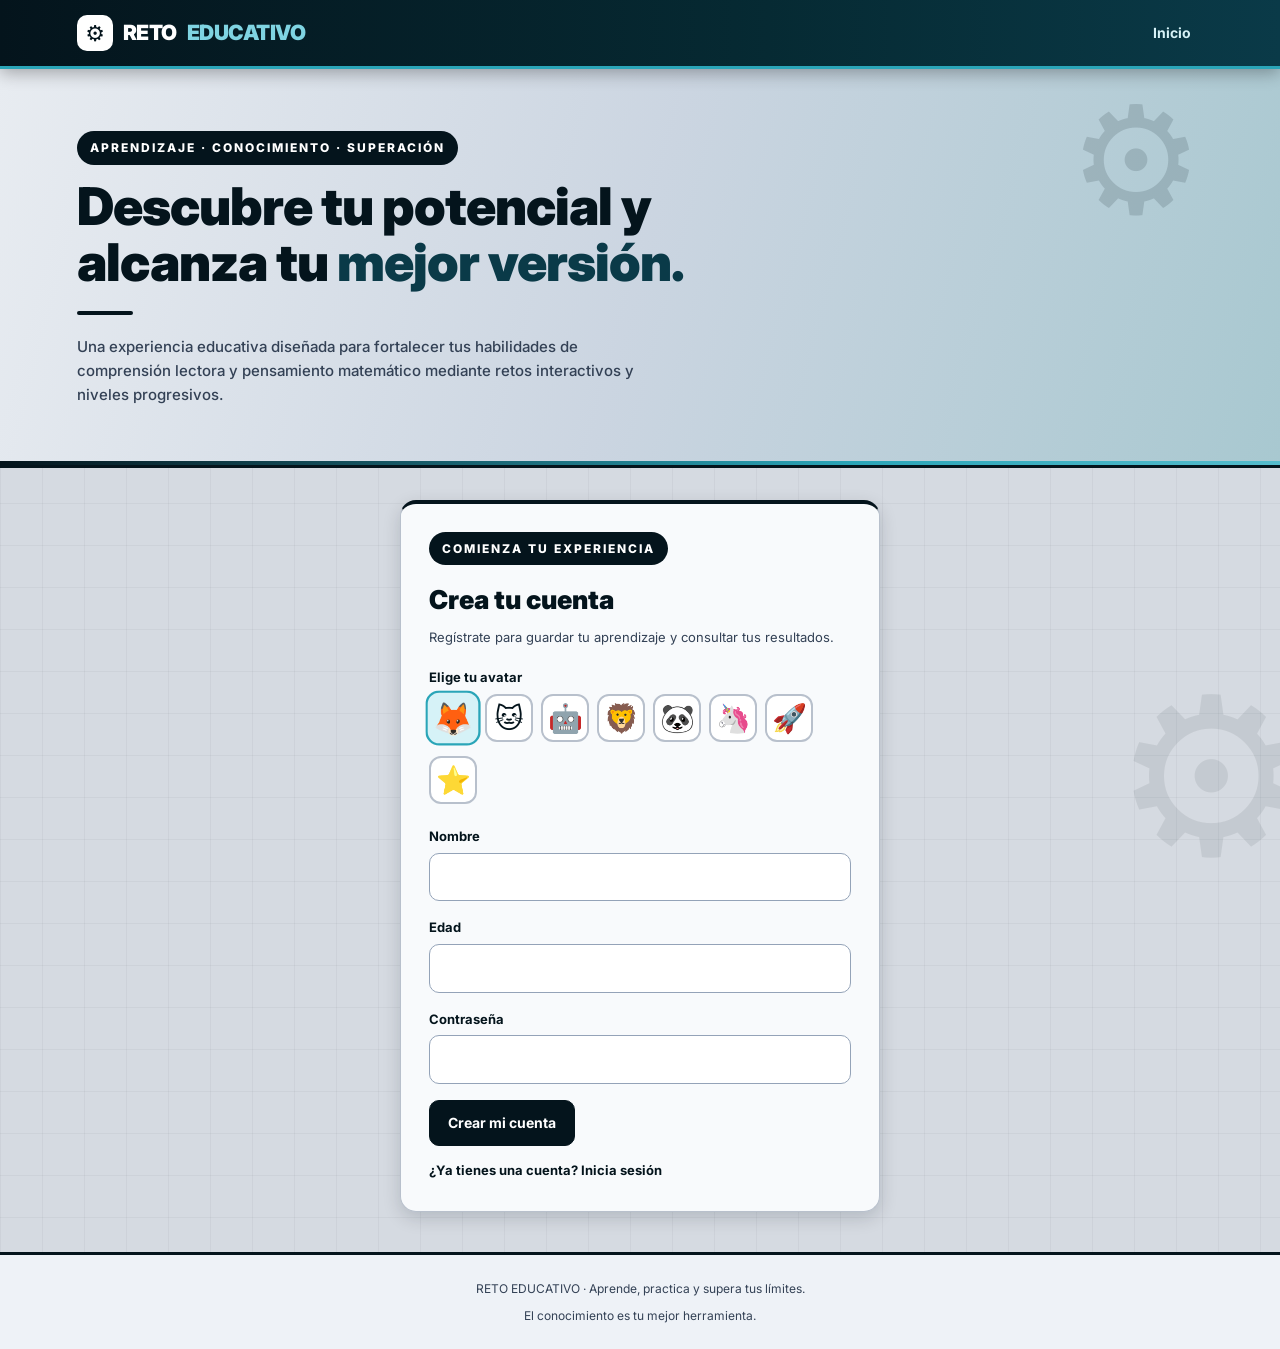
<file: index.html>
<!DOCTYPE html>
<html lang="es">
<head>
<meta charset="UTF-8">
<meta name="viewport" content="width=device-width, initial-scale=1.0">
<title>Reto Educativo | Plataforma de Aprendizaje</title>
<style>
@import url('https://fonts.googleapis.com/css2?family=Inter:wght@400;500;600;700;800;900&display=swap');
:root{
  --marino:#04141c; --marino2:#062a33; --marino3:#0a3a48;
  --turquesa:#2aa5b8; --turquesa-claro:#7fd4e2; --turquesa-suave:#b8ecf3;
  --gris-fondo:#d5dae1; --gris-linea:#cbd5e1; --blanco:#f8fafc; --texto:#0f172a;
  --verde:#15803d; --verde-fondo:#dcfce7; --rojo:#b91c1c; --rojo-fondo:#fee2e2;
  --sombra:0 6px 18px rgba(4,20,28,.16); --sombra2:0 12px 30px rgba(4,20,28,.20); --radio:16px;
}
*{margin:0;padding:0;box-sizing:border-box}
body{background-color:#d5dae1;background-image:linear-gradient(90deg, rgba(4,20,28,.04) 1px, transparent 1px),linear-gradient(0deg, rgba(4,20,28,.04) 1px, transparent 1px);background-size:42px 42px;color:var(--texto);font-family:'Inter',system-ui,sans-serif;min-height:100vh;line-height:1.6;position:relative;overflow-x:hidden;animation:fondoMover 12s linear infinite}
@keyframes fondoMover{0%{background-position:0 0,0 0}100%{background-position:42px 42px,42px 42px}}
body::before{content:"⚙";position:fixed;top:-40px;left:-30px;font-size:180px;color:rgba(4,20,28,.10);z-index:0;pointer-events:none;animation:girarEngrane 18s linear infinite}
body::after{content:"⚙";position:fixed;bottom:-50px;right:-30px;font-size:220px;color:rgba(4,20,28,.08);z-index:0;pointer-events:none;animation:girarEngrane2 24s linear infinite}
@keyframes girarEngrane{from{transform:rotate(15deg)}to{transform:rotate(375deg)}}
@keyframes girarEngrane2{from{transform:rotate(-20deg)}to{transform:rotate(-380deg)}}
@keyframes flotar{0%,100%{transform:translateY(0)}50%{transform:translateY(-4px)}}
@keyframes brilloMover{0%{background-position:0% 0}100%{background-position:200% 0}}
@keyframes pulsoBoton{0%,100%{box-shadow:0 0 0 rgba(42,165,184,0)}50%{box-shadow:0 0 18px rgba(42,165,184,.6)}}
@keyframes respirarTurquesa{0%,100%{box-shadow:inset 0 0 0 rgba(42,165,184,0)}50%{box-shadow:inset 0 0 80px rgba(42,165,184,.25)}}
button,input{font:inherit}button{cursor:pointer;position:relative;z-index:1}
.oculto{display:none!important}
.solo-logueado{display:none!important}
body.logueado .solo-logueado{display:inline-flex!important;align-items:center}
body.logueado a.solo-logueado{display:inline!important}
.encabezado{position:sticky;top:0;z-index:50;display:flex;justify-content:space-between;align-items:center;padding:14px 6%;background:linear-gradient(90deg,#04141c,#062a33 60%,#0a3a48);border-bottom:3px solid #2aa5b8;flex-wrap:wrap;gap:12px;box-shadow:0 4px 16px rgba(0,0,0,.30)}
.logo{font-size:21px;font-weight:900;letter-spacing:-.5px;color:#fff;display:flex;align-items:center;gap:10px}
.logo::before{content:"⚙";width:36px;height:36px;border-radius:10px;background:#fff;color:#04141c;display:flex;align-items:center;justify-content:center;font-size:22px;animation:girarEngrane 8s linear infinite}
.logo span{color:#7fd4e2;font-weight:900}
.menu{display:flex;gap:6px;align-items:center;flex-wrap:wrap}
.menu a{color:#d6f2f7;text-decoration:none;font-size:14px;font-weight:700;padding:8px 12px;border-radius:9px}
.menu a:hover{color:#fff;background:#0a3a48}
.switch{border:1px solid #2aa5b8;background:#04141c;color:#d6f2f7;padding:8px 12px;border-radius:999px;font-size:12px;font-weight:700}
.switch:hover{border-color:#fff;color:#fff}
.portada{position:relative;z-index:1;padding:62px 6% 58px;background:linear-gradient(105deg,#e8ecf1 0%,#cbd5e1 50%,#a8c8d0 100%);color:#04141c;border-bottom:3px solid #04141c;overflow:hidden}
.portada::before{content:"⚙";position:absolute;top:-30px;right:6%;font-size:150px;color:rgba(4,20,28,.14);animation:girarEngrane 14s linear infinite}
.portada::after{content:"";position:absolute;left:0;right:0;bottom:0;height:4px;background:linear-gradient(90deg,#04141c,#2aa5b8,#7fd4e2,#04141c);background-size:200% 100%;animation:brilloMover 4s linear infinite}
.etiqueta{font-size:12px;letter-spacing:2px;text-transform:uppercase;font-weight:800;color:#fff;background:#04141c;display:inline-block;padding:7px 13px;border-radius:999px;margin-bottom:14px;position:relative;z-index:1}
.portada h1{font-size:clamp(32px,5vw,52px);font-weight:900;line-height:1.08;max-width:720px;margin-bottom:16px;letter-spacing:-1px;color:#04141c;position:relative;z-index:1}
.portada h1 span{color:#0a3a48}
.portada p{color:#334155;max-width:560px;font-size:15px;font-weight:500;position:relative;z-index:1}
.linea{width:56px;height:4px;background:#04141c;border-radius:999px;margin:20px 0}
.boton{border:1px solid #94a3b8;background:#fff;color:#04141c;padding:11px 18px;border-radius:10px;font-size:14px;font-weight:700;transition:.2s}
.boton:hover{background:#dbe2ec;border-color:#04141c}
.boton-dorado{background:#04141c!important;color:#fff!important;border-color:#04141c!important;animation:pulsoBoton 2.5s ease-in-out infinite}
.boton-dorado:hover{background:#062a33!important}
.boton:disabled{opacity:.6;pointer-events:none}
.contenedor{width:92%;max-width:1100px;margin:32px auto;position:relative;z-index:1}
.titulo-seccion{font-size:28px;font-weight:900;letter-spacing:-.5px;margin-bottom:8px;color:#04141c}
.descripcion{color:#334155;font-size:14px;margin-bottom:22px;font-weight:500}
.tarjetas{display:grid;grid-template-columns:repeat(auto-fit,minmax(250px,1fr));gap:16px}
.tarjeta{background:#f8fafc;border:1px solid #b8c0cc;border-top:4px solid #04141c;padding:24px;border-radius:var(--radio);box-shadow:var(--sombra);transition:.2s;animation:flotar 4s ease-in-out infinite}
.tarjeta:nth-child(2){animation-delay:.6s}.tarjeta:nth-child(3){animation-delay:1.2s}
.tarjeta:hover{transform:translateY(-3px);box-shadow:var(--sombra2)}
.numero{width:44px;height:44px;border-radius:11px;background:#04141c;color:#fff;display:flex;align-items:center;justify-content:center;font-weight:800;font-size:16px;margin-bottom:14px}
.tarjeta h3{font-size:18px;font-weight:800;margin-bottom:8px;color:#04141c}
.tarjeta p{font-size:13.5px;color:#334155;margin-bottom:16px}
.formulario{background:#f8fafc;border:1px solid #b8c0cc;border-top:4px solid #04141c;padding:28px;max-width:480px;margin:28px auto;border-radius:16px;box-shadow:var(--sombra)}
.formulario h2{font-weight:900;font-size:26px;margin-bottom:6px;color:#04141c}
.formulario p{color:#334155;font-size:13px;margin-bottom:20px}
.campo{margin-bottom:16px}.campo label{display:block;color:#04141c;font-size:13px;font-weight:700;margin-bottom:6px}
.campo input,.campo select{width:100%;padding:12px 14px;background:#fff;border:1px solid #94a3b8;border-radius:10px;color:#04141c;outline:none;font-size:14px}
.campo input:focus{border-color:#04141c;box-shadow:0 0 0 3px #b8ecf3}
.enlace{color:#04141c;background:none;border:none;font-size:13px;font-weight:700;margin-top:14px}
.enlace:hover{text-decoration:underline}
.niveles{display:grid;grid-template-columns:repeat(auto-fit,minmax(180px,1fr));gap:14px}
.nivel{padding:20px;background:#f8fafc;border:1px solid #b8c0cc;border-left:5px solid #04141c;border-radius:var(--radio);color:#04141c;text-align:left;box-shadow:var(--sombra)}
.nivel:hover{border-color:#04141c;background:#eef2f7}
.nivel strong{display:block;color:#04141c;font-size:18px;margin-bottom:6px}.nivel span{font-size:12.5px;color:#334155}
.lista-temas{display:grid;grid-template-columns:repeat(auto-fit,minmax(260px,1fr));gap:16px;margin-top:16px}
.tema-card{background:#f8fafc;border:1px solid #b8c0cc;border-top:3px solid #04141c;padding:20px;text-align:left;color:#04141c;border-radius:var(--radio);box-shadow:var(--sombra)}
.tema-card:hover{border-color:#04141c;transform:translateY(-2px)}
.tema-card strong{font-size:17px;display:block;margin-bottom:8px;color:#04141c}
.tema-card p{font-size:13px;color:#334155;line-height:1.6;margin-bottom:12px}
.tema-card span{font-size:12px;color:#04141c;font-weight:800}
.leccion{background:#f8fafc;border:1px solid #b8c0cc;padding:24px;margin:16px 0;border-radius:var(--radio);box-shadow:var(--sombra)}
.leccion h3{color:#04141c;font-size:19px;font-weight:800;margin-bottom:12px}
.leccion p{line-height:1.8;color:#1e293b;font-size:14px;margin-bottom:12px;white-space:pre-line}
.pregunta{background:#eef2f7;padding:18px;margin:12px 0;border:1px solid #b8c0cc;border-radius:10px;border-left:5px solid #04141c}
.pregunta h4{margin-bottom:10px;font-weight:700;font-size:14.5px;color:#04141c}
.opcion{display:flex;align-items:center;gap:8px;padding:10px 12px;color:#1e293b;font-size:13.5px;cursor:pointer;border-radius:8px;background:#fff;border:1px solid #b8c0cc;margin-bottom:6px}
.opcion:hover{border-color:#04141c}
.opcion input{accent-color:#04141c}
.opcion.correcta{background:var(--verde-fondo)!important;color:#14532d!important;border-color:var(--verde)}
.opcion.incorrecta{background:var(--rojo-fondo)!important;color:#7f1d1d!important;border-color:var(--rojo)}
.resultado{border:1px solid #b8c0cc;padding:18px;margin:12px 0;background:#f8fafc;border-radius:var(--radio);box-shadow:var(--sombra)}.resultado strong{color:#04141c}
.mensaje{padding:12px 14px;margin:12px 0;color:#04141c;background:#d6f2f7;border:1px solid #7fd4e2;border-radius:10px;font-size:13px;font-weight:600}
.juego-card .emoji{font-size:32px;margin-bottom:10px;display:block;filter:grayscale(1)}
.juego-card .badge{display:inline-block;font-size:11px;font-weight:800;padding:5px 10px;border-radius:999px;background:#04141c;color:#fff;margin-bottom:10px}
.juego-box{background:#f8fafc;border:1px solid #b8c0cc;padding:24px;border-radius:16px;box-shadow:var(--sombra)}
.juego-top{display:flex;justify-content:space-between;gap:10px;flex-wrap:wrap;align-items:center;margin-bottom:14px}
.pill{background:#fff;border:1px solid #b8c0cc;padding:8px 12px;border-radius:999px;font-size:13px}.pill b{color:#04141c}
.barra{height:8px;background:#cbd5e1;border-radius:999px;overflow:hidden;margin:10px 0 16px}.barra div{height:100%;background:linear-gradient(90deg,#04141c,#2aa5b8);width:0%;transition:.4s}
.juego-pregunta{font-size:22px;font-weight:800;line-height:1.4;margin-bottom:6px;color:#04141c}
.juego-texto{color:#334155;font-size:14px;line-height:1.6;margin-bottom:16px;white-space:pre-line}
.opciones-juego{display:grid;grid-template-columns:1fr 1fr;gap:12px}
.btn-juego{padding:18px 12px;min-height:60px;background:#fff;border:1px solid #b8c0cc;color:#04141c;font-size:15px;font-weight:700;border-radius:12px;text-align:center}
.btn-juego:hover{border-color:#04141c;background:#d6f2f7}
.btn-juego.ok{background:#15803d!important;border-color:var(--verde)!important;color:white}
.btn-juego.mal{background:#b91c1c!important;border-color:var(--rojo)!important;color:white}
.btn-vf{padding:18px;font-size:18px;font-weight:700}
.feedback{margin-top:14px;padding:12px;border-radius:10px;font-size:14px;line-height:1.5}
.feedback.ok{background:var(--verde-fondo);border:1px solid var(--verde);color:#14532d}
.feedback.mal{background:var(--rojo-fondo);border:1px solid var(--rojo);color:#7f1d1d}
.timer{font-weight:800;color:#04141c;font-size:17px}.timer.peligro{color:var(--rojo);animation:parpadea .7s infinite}
@keyframes parpadea{50%{opacity:.4}}
.buscador{width:100%;padding:13px 14px;background:#fff;border:1px solid #94a3b8;color:#04141c;border-radius:10px;margin:10px 0 5px;font-size:14px}
.perfil-box{background:#f8fafc;border:1px solid #b8c0cc;border-left:6px solid #04141c;padding:18px;border-radius:var(--radio);margin:14px 0;display:flex;gap:14px;flex-wrap:wrap;justify-content:space-between;align-items:center;box-shadow:var(--sombra)}
.medalla{display:inline-block;background:#04141c;border:1px solid #04141c;padding:6px 10px;border-radius:999px;font-size:12px;font-weight:700;color:#fff;margin:3px}
.reto-dia{background:#f8fafc;border:1px solid #b8c0cc;border-left:6px solid #04141c;padding:18px;border-radius:var(--radio);margin:16px 0;box-shadow:var(--sombra)}
#retoDiaBox .etiqueta{background:#04141c;color:#fff}
#nivelUsuario{color:#04141c!important;font-size:17px;font-weight:800}
#nombreEstudiante{color:#04141c!important;font-weight:800}
#puntosTotales{color:#fff!important;font-size:22px;font-weight:800;background:#04141c;padding:3px 12px;border-radius:8px}
#retoDiaPregunta{color:#04141c!important;font-size:21px;font-weight:800}
.podio{display:grid;grid-template-columns:repeat(auto-fit,minmax(140px,1fr));gap:12px;margin:12px 0}
.podio div{background:#f8fafc;border:1px solid #b8c0cc;padding:14px;border-radius:12px;text-align:center;box-shadow:var(--sombra)}
.podio div:first-child{border-color:#04141c;background:#d6f2f7}
.certificado{background:white;color:#111;padding:32px;text-align:center;border:2px solid #04141c;border-radius:16px;max-width:600px;margin:20px auto;box-shadow:var(--sombra)}
.certificado h2{font-size:30px;color:#04141c;font-weight:800}
/* AVATAR + CONFETTI */
.avatar-opciones{display:flex;gap:8px;flex-wrap:wrap;margin-top:6px}
.avatar-opciones label{cursor:pointer}
.avatar-opciones input{display:none}
.avatar-opciones span{font-size:28px;width:48px;height:48px;display:flex;align-items:center;justify-content:center;background:#fff;border:2px solid #b8c0cc;border-radius:12px;transition:.2s}
.avatar-opciones input:checked + span{border-color:#2aa5b8;background:#d6f2f7;transform:scale(1.15)}
.avatar-grande{font-size:42px;width:64px;height:64px;min-width:64px;background:#fff;border:2px solid #2aa5b8;border-radius:50%;display:flex;align-items:center;justify-content:center}
.confetti{position:fixed;top:-10px;width:10px;height:16px;z-index:9999;pointer-events:none;animation:caerConfetti 2.8s ease-in forwards;border-radius:2px}
@keyframes caerConfetti{0%{transform:translateY(0) rotate(0deg);opacity:1}100%{transform:translateY(110vh) rotate(720deg);opacity:0}}
body.claro{background-color:#04141c;color:#f1f5f9;background-image:radial-gradient(circle at 85% 15%, rgba(42,165,184,.22) 0, transparent 35%),radial-gradient(circle at 10% 90%, rgba(42,165,184,.15) 0, transparent 30%);animation:respirarTurquesa 5s ease-in-out infinite}
body.claro::before{color:rgba(255,255,255,.22)}
body.claro::after{color:rgba(42,165,184,.55)}
body.claro .encabezado{background:#02100f;border-bottom-color:#2aa5b8}
body.claro .logo{color:#fff} body.claro .logo span{color:#7fd4e2}
body.claro .menu a{color:#d6f2f7} body.claro .menu a:hover{color:#fff;background:#0a3a48}
body.claro .portada{background:linear-gradient(135deg,#04141c,#062a33 60%,#0a3a48)!important;border-bottom-color:#2aa5b8}
body.claro .portada h1,body.claro .portada p{color:#fff!important}
body.claro .portada h1 span{color:#7fd4e2!important}
body.claro .portada .etiqueta{background:#fff!important;color:#04141c!important}
body.claro .portada .linea{background:#2aa5b8!important}
body.claro .tarjeta,body.claro .formulario,body.claro .juego-box,body.claro .tema-card,body.claro .nivel,body.claro .leccion,body.claro .pregunta,body.claro .resultado,body.claro .reto-dia,body.claro .perfil-box,body.claro .podio div,body.claro .pill{background:#062a33!important;border-color:#0a3a48!important;color:#f1f5f9!important}
body.claro .titulo-seccion,body.claro .tarjeta h3,body.claro .tema-card strong,body.claro .nivel strong,body.claro .leccion h3,body.claro .formulario h2,body.claro .juego-pregunta,body.claro .pregunta h4,body.claro h2,body.claro h3{color:#fff!important}
body.claro .descripcion,body.claro .tarjeta p,body.claro .juego-texto,body.claro .tema-card p,body.claro .leccion p,body.claro .formulario p,body.claro .opcion,body.claro .nivel span{color:#d6f2f7!important}
body.claro .boton{background:#04141c;color:#fff;border-color:#2aa5b8}
body.claro .boton-dorado{background:#2aa5b8!important;border-color:#2aa5b8!important;color:#04141c!important}
body.claro .btn-juego{background:#04141c;color:#fff;border-color:#0a3a48}
body.claro .campo input,body.claro .campo select,body.claro .buscador{background:#04141c!important;color:#fff!important;border-color:#0a3a48}
body.claro .campo label{color:#fff}
body.claro .switch{background:#04141c;color:#fff;border-color:#2aa5b8}
body.claro .mensaje{background:#0a3a48!important;color:#fff!important;border-color:#2aa5b8}
body.claro .opcion{background:#04141c;border-color:#0a3a48}
body.claro .etiqueta{background:#fff!important;color:#04141c!important}
body.claro #retoDiaBox .etiqueta{background:#2aa5b8!important;color:#04141c!important}
body.claro #puntosTotales{background:#2aa5b8!important;color:#04141c!important}
body.claro #nivelUsuario,body.claro #nombreEstudiante,body.claro #retoDiaPregunta{color:#fff!important}
body.claro .medalla{background:#2aa5b8!important;color:#04141c!important}
body.claro .numero{background:#fff!important;color:#04141c!important}
body.claro .juego-card .badge{background:#2aa5b8!important;color:#04141c!important}
body.claro footer{background:#02100f;color:#7fd4e2;border-color:#2aa5b8}
footer{border-top:3px solid #04141c;text-align:center;padding:24px;color:#334155;font-size:12px;margin-top:40px;background:#eef2f7;position:relative;z-index:1}
@media(max-width:650px){.encabezado{flex-direction:column;gap:10px}.menu{justify-content:center}.portada{padding:36px 6%}.contenedor{width:94%}.formulario{padding:20px}.juego-box{padding:16px}.opciones-juego{grid-template-columns:1fr}.btn-juego{padding:16px;font-size:16px}}
</style>
</head>
<body>
<header class="encabezado">
<div class="logo">RETO <span>EDUCATIVO</span></div>
<nav class="menu">
<a href="#" onclick="mostrarInicio();return false">Inicio</a>
<a href="#" class="solo-logueado" onclick="mostrarMaterias();return false">Materias</a>
<a href="#" class="solo-logueado" onclick="mostrarJuegos();return false">🎮 Juegos</a>
<a href="#" class="solo-logueado" onclick="mostrarAvance();return false">Mi avance</a>
<button class="switch solo-logueado" onclick="cambiarModo()">☀️ / 🌙 Modo</button>
<button class="switch solo-logueado" id="btnSonido" onclick="cambiarSonido()">🔊 Sonido: ON</button>
<button class="boton solo-logueado" id="btnSalir" onclick="cerrarSesion()">Cerrar sesión</button>
</nav>
</header>
<section class="portada" id="portada"><div class="etiqueta">Aprendizaje · Conocimiento · Superación</div><h1>Descubre tu potencial y alcanza tu <span>mejor versión.</span></h1><div class="linea"></div><p>Una experiencia educativa diseñada para fortalecer tus habilidades de comprensión lectora y pensamiento matemático mediante retos interactivos y niveles progresivos.</p></section>
<section class="contenedor" id="registro"><div class="formulario"><div class="etiqueta">Comienza tu experiencia</div><h2>Crea tu cuenta</h2><p>Regístrate para guardar tu aprendizaje y consultar tus resultados.</p><form id="formRegistro"><div class="campo"><label>Elige tu avatar</label><div class="avatar-opciones"><label><input type="radio" name="avatarRegistro" value="🦊" checked><span>🦊</span></label><label><input type="radio" name="avatarRegistro" value="🐱"><span>🐱</span></label><label><input type="radio" name="avatarRegistro" value="🤖"><span>🤖</span></label><label><input type="radio" name="avatarRegistro" value="🦁"><span>🦁</span></label><label><input type="radio" name="avatarRegistro" value="🐼"><span>🐼</span></label><label><input type="radio" name="avatarRegistro" value="🦄"><span>🦄</span></label><label><input type="radio" name="avatarRegistro" value="🚀"><span>🚀</span></label><label><input type="radio" name="avatarRegistro" value="⭐"><span>⭐</span></label></div></div><div class="campo"><label>Nombre</label><input type="text" id="nombreRegistro" required maxlength="80"></div><div class="campo"><label>Edad</label><input type="number" id="edadRegistro" min="5" max="100" required></div><div class="campo"><label>Contraseña</label><input type="password" id="passwordRegistro" minlength="4" required></div><button class="boton boton-dorado" type="submit">Crear mi cuenta</button></form><button class="enlace" onclick="cambiarFormulario('login')">¿Ya tienes una cuenta? Inicia sesión</button><div id="mensajeRegistro"></div></div></section>
<section class="contenedor oculto" id="login"><div class="formulario"><div class="etiqueta">Qué gusto tenerte aquí</div><h2>Bienvenido de nuevo</h2><p>Ingresa tus datos para continuar aprendiendo.</p><form id="formLogin"><div class="campo"><label>Nombre</label><input type="text" id="nombreLogin" required></div><div class="campo"><label>Contraseña</label><input type="password" id="passwordLogin" required></div><button class="boton boton-dorado" type="submit">Iniciar sesión</button></form><button class="enlace" onclick="cambiarFormulario('registro')">Crear una cuenta nueva</button><div id="mensajeLogin"></div></div></section>
<section class="contenedor oculto" id="panel"><div class="etiqueta">Tu espacio de aprendizaje</div><h2 class="titulo-seccion">Bienvenido, <span id="nombreEstudiante"></span></h2>
<div class="perfil-box"><div style="display:flex;gap:14px;align-items:center"><div class="avatar-grande" id="avatarUsuario">🦊</div><div><b id="nivelUsuario">🏆 Nivel 1 · Principiante</b><div style="margin-top:8px">⭐ Puntos totales: <b id="puntosTotales">0</b> · 🔥 Racha: <span id="rachaTotal">0 días</span></div><div id="medallasUsuario" style="margin-top:10px"></div></div></div><button class="boton" onclick="mostrarAvance()">Ver mi avance →</button></div>
<div class="reto-dia" id="retoDiaBox"><div class="etiqueta">🎯 Reto del día</div><h3 id="retoDiaPregunta" style="font-size:21px;font-weight:800;margin-bottom:10px"></h3><div id="retoDiaOpciones" style="display:flex;gap:10px;flex-wrap:wrap"></div><div id="retoDiaFeedback"></div></div>
<p class="descripcion">Cada reto es una oportunidad para aprender algo nuevo. Selecciona una materia y comienza.</p><div class="tarjetas"><div class="tarjeta"><div class="numero">01</div><h3>Lengua y Comunicación</h3><p>Desarrolla tu comprensión lectora, interpretación y análisis de textos.</p><button class="boton" onclick="seleccionarMateria('Lengua y Comunicación')">Explorar materia</button></div><div class="tarjeta"><div class="numero">02</div><h3>Matemáticas</h3><p>Fortalece el razonamiento lógico y la resolución de problemas matemáticos.</p><button class="boton" onclick="seleccionarMateria('Matemáticas')">Explorar materia</button></div><div class="tarjeta juego-card"><span class="emoji">🎮</span><span class="badge">NUEVO · JUEGA Y APRENDE</span><h3>Zona de Juegos</h3><p>6 juegos interactivos con puntos, tiempo y racha. ¡Compite contigo mismo!</p><button class="boton boton-dorado" onclick="mostrarJuegos()">Jugar ahora →</button></div></div></section>
<section class="contenedor oculto" id="seccionJuegos"><div class="etiqueta">Aprende jugando</div><h2 class="titulo-seccion">🎮 Zona de Juegos</h2>
<div style="display:flex;gap:10px;flex-wrap:wrap;margin:12px 0"><button class="boton boton-dorado" id="btnModoNormal" onclick="setModoJuego(false)">🏆 Modo Competencia (guarda puntos)</button><button class="boton" id="btnModoPractica" onclick="setModoJuego(true)">📚 Modo Práctica (sin calificación)</button></div><p id="textoModoJuego" class="mensaje">Estás en Modo Competencia: tu resultado se guarda en Mi avance y en el Ranking.</p>
<h3 style="color:#04141c;font-weight:700;margin:18px 0 10px">🏆 Ranking - Top 5</h3><div class="podio" id="podioRanking"></div>
<p class="descripcion">Elige un juego. Cada partida tiene 8 preguntas, puntos por acierto + bonus por racha.</p>
<h3 style="color:#04141c;font-weight:700;margin:18px 0 14px">🔢 Matemáticas</h3>
<div class="tarjetas">
<div class="tarjeta juego-card"><span class="emoji">⚡</span><span class="badge">MATEMÁTICAS · 10 SEG</span><h3>Cálculo Relámpago</h3><p>Operaciones aleatorias: suma, resta, multiplicación, división y decimales.</p><button class="boton boton-dorado" onclick="iniciarJuego('calculo')">▶️ Jugar</button></div>
<div class="tarjeta juego-card"><span class="emoji">🎯</span><span class="badge">MATEMÁTICAS</span><h3>Atrapa el Resultado</h3><p>Fracciones, áreas, álgebra y sistemas. Atrapa la correcta.</p><button class="boton boton-dorado" onclick="iniciarJuego('atrapa')">▶️ Jugar</button></div>
<div class="tarjeta juego-card"><span class="emoji">✅❌</span><span class="badge">MATEMÁTICAS · RÁPIDO</span><h3>Verdadero o Falso Exprés</h3><p>¿Es cierto que 2(x+3) = 2x+6? Decide rápido.</p><button class="boton boton-dorado" onclick="iniciarJuego('vf')">▶️ Jugar</button></div>
</div>
<h3 style="color:#04141c;font-weight:700;margin:28px 0 14px">📚 Lengua y Comunicación</h3>
<div class="tarjetas">
<div class="tarjeta juego-card"><span class="emoji">📖</span><span class="badge">LENGUA</span><h3>¿Qué tipo de texto es?</h3><p>Narrativo, descriptivo, instructivo, argumentativo o expositivo.</p><button class="boton boton-dorado" onclick="iniciarJuego('tipos')">▶️ Jugar</button></div>
<div class="tarjeta juego-card"><span class="emoji">🔗</span><span class="badge">LENGUA</span><h3>Conectores Locos</h3><p>Completa con sin embargo, por lo tanto, además, aunque...</p><button class="boton boton-dorado" onclick="iniciarJuego('conectores')">▶️ Jugar</button></div>
<div class="tarjeta juego-card"><span class="emoji">✨</span><span class="badge">LENGUA</span><h3>Figuras e Ideas</h3><p>¿Metáfora, símil o personificación? ¿Cuál es la idea principal?</p><button class="boton boton-dorado" onclick="iniciarJuego('figuras')">▶️ Jugar</button></div>
</div>
<button class="boton" onclick="mostrarMaterias()" style="margin-top:24px">← Volver a materias</button></section>
<section class="contenedor oculto" id="seccionJuegoActivo"><div class="etiqueta" id="juegoCategoria"></div><h2 class="titulo-seccion" id="juegoTitulo"></h2><div class="juego-box"><div class="juego-top"><span class="pill">Pregunta <b id="juegoProgreso">1 / 8</b></span><span class="pill">⭐ Puntos: <b id="juegoPuntos">0</b></span><span class="pill">🔥 Racha: <b id="juegoRacha">0</b></span><span class="pill">⏱ <span class="timer" id="juegoTiempo">10</span>s</span></div><div class="barra"><div id="juegoBarra"></div></div><div class="juego-pregunta" id="juegoPregunta"></div><div class="juego-texto" id="juegoTexto"></div><div id="juegoOpciones" class="opciones-juego"></div><div id="juegoFeedback"></div><button id="btnSiguienteJuego" class="boton boton-dorado oculto" style="margin-top:16px" onclick="siguientePreguntaJuego()">Siguiente →</button></div><div id="juegoFinal"></div><button class="boton" onclick="mostrarJuegos()" style="margin-top:16px">← Salir del juego</button></section>
<section class="contenedor oculto" id="seccionNiveles"><div class="etiqueta" id="materiaSeleccionada"></div><h2 class="titulo-seccion">Elige tu nivel</h2><p class="descripcion">Avanza a tu propio ritmo y demuestra lo que sabes.</p><div class="niveles"><button class="nivel" onclick="abrirNivel('Básico')"><strong>01 · Básico</strong><span>Conceptos fundamentales</span></button><button class="nivel" onclick="abrirNivel('Intermedio')"><strong>02 · Intermedio</strong><span>Desarrollo de habilidades</span></button><button class="nivel" onclick="abrirNivel('Complejo')"><strong>03 · Complejo</strong><span>Retos de mayor dificultad</span></button></div><button class="boton" onclick="mostrarMaterias()" style="margin-top:20px">← Volver a materias</button></section>
<section class="contenedor oculto" id="seccionTemas"><div class="etiqueta" id="datosNivel"></div><h2 class="titulo-seccion" id="tituloNivel"></h2><p class="descripcion">Elige un tema para ver su explicación completa y hacer su prueba.</p><input class="buscador" id="buscadorTemas" placeholder="🔍 Buscar tema... escribe fracciones, conectores, derivadas..." oninput="filtrarTemas()"><div id="listaTemas" class="lista-temas"></div><button class="boton" onclick="volverANiveles()" style="margin-top:20px">← Volver a niveles</button> <button class="boton" onclick="mostrarMaterias()">Volver a materias</button></section>
<section class="contenedor oculto" id="seccionLeccion"><div class="etiqueta" id="datosLeccion"></div><h2 class="titulo-seccion" id="tituloLeccion"></h2><div class="leccion"><h3>Aprende antes de comenzar</h3><div id="contenidoLeccion"></div></div><h2 class="titulo-seccion">Pon a prueba tus conocimientos</h2><form id="formPreguntas"><div id="contenedorPreguntas"></div><button type="submit" class="boton boton-dorado">Calificar mi reto</button></form><div id="resultadoPrueba"></div><div id="zonaCertificado"></div><button class="boton" onclick="volverATemas()">← Volver a temas</button> <button class="boton" onclick="mostrarMaterias()">Regresar a materias</button></section>
<section class="contenedor oculto" id="seccionAvance"><div class="etiqueta">Tu progreso</div><h2 class="titulo-seccion">Mi avance educativo</h2><p class="descripcion">Aquí puedes consultar los resultados de tus actividades y juegos.</p><div id="historial"></div><button class="boton" onclick="mostrarMaterias()">Continuar aprendiendo</button></section>
<section class="contenedor oculto" id="seccionCertificado"><div id="certificadoBox" class="certificado"><div style="letter-spacing:3px;color:#04141c;font-weight:700;font-size:12px">RETO EDUCATIVO · CERTIFICADO</div><h2>¡Felicidades!</h2><p style="margin:14px 0">Se otorga el presente reconocimiento a</p><h3 id="certNombre" style="font-size:28px;font-weight:800"></h3><p style="margin:14px 0">Por dominar el tema</p><h3 id="certTema" style="color:#04141c"></h3><p id="certFecha" style="margin-top:14px;color:#666"></p><p style="margin-top:20px">⭐ 100% de aciertos ⭐</p></div><div style="text-align:center;margin-top:16px;display:flex;gap:10px;justify-content:center;flex-wrap:wrap"><button class="boton boton-dorado" onclick="window.print()">🖨️ Imprimir / Guardar PDF</button><button class="boton" onclick="mostrarMaterias()">Volver</button></div></section>
<footer><p>RETO EDUCATIVO · Aprende, practica y supera tus límites.</p><p style="margin-top:8px">El conocimiento es tu mejor herramienta.</p></footer>
<script>
let materiaActual=""; let nivelActual=""; let temaActual=""; let preguntasActuales=[]; let modoPractica=false; let listaTemasActual=[]; let guardandoResultado=false;
const pregunta=(enunciado,opciones,correcta)=>({enunciado,opciones,correcta});
let sonidoActivo = localStorage.getItem("sonido") !== "off";
function actualizarBotonSonido(){ const b=document.getElementById("btnSonido"); if(b) b.textContent = sonidoActivo ? "🔊 Sonido: ON" : "🔇 Sonido: OFF"; }
function cambiarSonido(){ sonidoActivo=!sonidoActivo; localStorage.setItem("sonido", sonidoActivo?"on":"off"); actualizarBotonSonido(); if(sonidoActivo) sonar("click"); }
function sonar(tipo){ if(!sonidoActivo) return; try{ const ctx=new (window.AudioContext||window.webkitAudioContext)(); const o=ctx.createOscillator(); const g=ctx.createGain(); o.connect(g); g.connect(ctx.destination); if(tipo==="correcto") o.frequency.value=880; else if(tipo==="incorrecto") o.frequency.value=180; else if(tipo==="ganar") o.frequency.value=1200; else o.frequency.value=500; o.type="sine"; g.gain.value=0.12; o.start(); if(tipo==="ganar"){ setTimeout(()=>{ o.frequency.value=1500; },150); o.stop(ctx.currentTime+0.45); } else o.stop(ctx.currentTime+0.18); }catch(e){} }
function lanzarConfetti(){ const colores=["#2aa5b8","#7fd4e2","#ffffff","#04141c","#ffd700","#22c55e"]; for(let i=0;i<90;i++){ const c=document.createElement("div"); c.className="confetti"; c.style.left=Math.random()*100+"vw"; c.style.background=colores[Math.floor(Math.random()*colores.length)]; c.style.animationDelay=(Math.random()*0.5)+"s"; document.body.appendChild(c); setTimeout(()=>c.remove(),3200); } }
function getUsuarios(){ try{ return JSON.parse(localStorage.getItem("reto_usuarios")||"[]"); }catch(e){ return []; } }
function setUsuarios(u){ localStorage.setItem("reto_usuarios", JSON.stringify(u)); }
function getResultados(){ try{ return JSON.parse(localStorage.getItem("reto_resultados")||"[]"); }catch(e){ return []; } }
function guardarResultadoLocal(materia,tema,nivel,puntaje,total){ const r=getResultados(); r.unshift({materia,tema,nivel,puntaje,total,fecha:new Date().toLocaleDateString(),nombre:localStorage.getItem("reto_sesion")||""}); localStorage.setItem("reto_resultados", JSON.stringify(r)); }
const temas={
 lengua:{
  "Básico":[
   {id:"ideas",nombre:"Ideas principales y secundarias",explicacion:"La idea principal expresa el mensaje central de un texto. Las ideas secundarias aportan detalles, ejemplos o razones.",procedimiento:"Lee el texto completo, identifica de qué trata y pregúntate qué información es indispensable.",ejemplo:"Texto: Las abejas son importantes para la naturaleza. Transportan polen.\nIdea principal: Las abejas son importantes.",preguntas:[pregunta("¿Qué expresa la idea principal?",["El mensaje central del texto","Un detalle sin importancia","El nombre del autor"],0),pregunta("¿Para qué sirven las ideas secundarias?",["Para cambiar el tema","Para ampliar la idea principal","Para eliminar información"],1),pregunta("¿Qué debes hacer primero?",["Leerlo completo","Copiar la última oración","Contar sus palabras"],0)]},
   {id:"tipos-texto",nombre:"Tipos de texto",explicacion:"Los textos pueden ser narrativos, descriptivos, expositivos, argumentativos o instructivos.",procedimiento:"Observa qué pretende hacer el texto: contar, describir, explicar, defender o dar instrucciones.",ejemplo:"Una receta es instructiva. Una noticia informa.",preguntas:[pregunta("¿Qué tipo cuenta acontecimientos?",["Narrativo","Instructivo","Argumentativo"],0),pregunta("¿Cuál defiende una opinión?",["Descriptivo","Argumentativo","Narrativo"],1),pregunta("¿Qué tipo explica cómo hacer algo?",["Poético","Narrativo","Instructivo"],2)]},
   {id:"personajes",nombre:"Identificación de personajes",explicacion:"El protagonista ocupa el papel central; los secundarios acompañan.",procedimiento:"Identifica quién realiza las acciones y cómo se relaciona.",ejemplo:"Ana rescata a un perro, Ana es protagonista.",preguntas:[pregunta("¿Quién ocupa el papel central?",["El protagonista","El narrador siempre","El lector"],0),pregunta("¿Qué observar para identificar personajes?",["Solo el título","Sus acciones y relaciones","El número de páginas"],1),pregunta("¿Función de secundario?",["Apoyar o influir en la historia","Eliminar acontecimientos","Ser siempre el autor"],0)]}
  ],
  "Intermedio":[
   {id:"narracion",nombre:"Elementos de la narración",explicacion:"Incluye personajes, narrador, espacio, tiempo y acontecimientos.",procedimiento:"Localiza quién cuenta, quién participa, dónde y cuándo.",ejemplo:"María caminó por el bosque al amanecer.",preguntas:[pregunta("¿Quién cuenta la historia?",["El narrador","El escenario","El conflicto"],0),pregunta("¿Dónde ocurren los hechos?",["En el tiempo","En el espacio","En el diálogo"],1),pregunta("¿Qué organiza los acontecimientos?",["La trama","El índice","La portada"],0)]},
   {id:"estructura-texto",nombre:"Estructura de un texto",explicacion:"Introducción, desarrollo y conclusión.",procedimiento:"Busca presentación, desarrollo y cierre.",ejemplo:"Introducción: contaminación. Desarrollo: causas. Conclusión: acciones.",preguntas:[pregunta("¿Qué parte presenta el tema?",["Conclusión","Introducción","Anexo"],1),pregunta("¿Dónde se explican ideas con detalle?",["Desarrollo","Título","Portada"],0),pregunta("¿Qué hace la conclusión?",["Introducir personajes nuevos","Cerrar o sintetizar","Borrar el tema"],1)]},
   {id:"parrafo-conectores",nombre:"Estructura del párrafo y conectores",explicacion:"Un párrafo reúne oraciones con una idea. Los conectores expresan adición, contraste, causa, etc.",procedimiento:"Identifica la idea que une las oraciones y usa conectores adecuados.",ejemplo:"Estudió con constancia; por eso, mejoró. 'Por eso' = consecuencia.",preguntas:[pregunta("¿Qué une las oraciones?",["Una idea relacionada","Cualquier palabra","Un número"],0),pregunta("¿Qué expresa 'sin embargo'?",["Adición","Contraste","Tiempo futuro"],1),pregunta("¿Qué expresa 'por lo tanto'?",["Consecuencia","Descripción","Duda"],0)]}
  ],
  "Complejo":[
   {id:"resumen-parafrasis",nombre:"Resumen y paráfrasis",explicacion:"Resumen: ideas esenciales breves. Paráfrasis: con palabras propias.",procedimiento:"Lee, identifica ideas esenciales y redacta claro.",ejemplo:"Original: El ejercicio regular favorece la salud. Resumen: El ejercicio beneficia la salud.",preguntas:[pregunta("¿Finalidad de un resumen?",["Conservar ideas esenciales","Copiar cada oración","Cambiar el tema"],0),pregunta("¿Qué hace una paráfrasis?",["Cambia significado","Expresa con palabras propias","Elimina info"],1),pregunta("Si usas ideas ajenas, ¿qué hacer?",["Presentarlas como propias","Reconocer la fuente","Ocultar origen"],1)]},
   {id:"analisis-textos",nombre:"Análisis de textos complejos",explicacion:"Examina propósito, argumentos, evidencias, tono y contexto.",procedimiento:"Identifica tesis, distingue argumentos y revisa evidencias.",ejemplo:"Afirmación: lectura diaria mejora vocabulario. Revisa la fuente.",preguntas:[pregunta("¿Qué es una tesis?",["Postura central","Número de párrafos","Palabra desconocida"],0),pregunta("¿Qué valora una evidencia?",["Su relación y confiabilidad","Tamaño de letra","Color portada"],0),pregunta("¿Qué distinguir al analizar?",["Hechos, opiniones y argumentos","Solo comas","Solo título"],0)]},
   {id:"figuras-retoricas",nombre:"Figuras retóricas",explicacion:"Metáfora, símil, personificación e hipérbole.",procedimiento:"Observa si compara, da cualidades humanas o exagera.",ejemplo:"Metáfora: Tus ojos son estrellas. Símil: Brilla como estrella. Personificación: El viento susurraba.",preguntas:[pregunta("¿Qué figura en 'El viento susurraba'?",["Personificación","Hipérbole","Enumeración"],0),pregunta("¿Qué figura usa 'como'?",["Símil","Ironía","Anáfora"],0),pregunta("¿Qué figura exagera?",["Hipérbole","Definición","Conector"],0)]}
  ]
 },
 matematicas:{
  "Básico":[
   {id:"operaciones",nombre:"Operaciones básicas",explicacion:"Suma, resta, multiplicación y división.",procedimiento:"Paréntesis, luego × ÷, luego + -.",ejemplo:"8+4=12, 10-3=7, 5×3=15, 12÷4=3",preguntas:[pregunta("¿Cuánto es 27 + 15?",["32","42","52"],1),pregunta("¿Cuánto es 8 × 7?",["54","56","64"],1),pregunta("¿Cuánto es 36 ÷ 6?",["5","6","7"],1)]},
   {id:"fracciones",nombre:"Fracciones",explicacion:"Numerador y denominador. Partes de un todo.",procedimiento:"Mismo denominador: suma numeradores. Diferente: busca común.",ejemplo:"1/4+2/4=3/4. 1/2+1/3=5/6",preguntas:[pregunta("¿Cuánto es 2/7 + 3/7?",["5/7","5/14","6/7"],0),pregunta("¿Cuánto es 1/2 de 10?",["2","5","10"],1),pregunta("¿Simplificado de 4/8?",["2/4","1/2","4/4"],1)]},
   {id:"geometria",nombre:"Figuras geométricas",explicacion:"Perímetro = contorno, Área = superficie.",procedimiento:"Rectángulo: Área=base×altura, Perímetro=2×(base+altura).",ejemplo:"Base 5, altura 3: Área 15, Perímetro 16",preguntas:[pregunta("¿Área rectángulo?",["Base × altura","Base + altura","2 × base"],0),pregunta("¿Lados hexágono?",["5","6","8"],1),pregunta("¿Qué mide perímetro?",["Superficie","Contorno","Volumen"],1)]},
   {id:"decimal",nombre:"Multiplicación con punto decimal",explicacion:"Multiplica sin punto, luego cuenta decimales.",procedimiento:"25×12=300, con 2 decimales = 3.00 = 3",ejemplo:"2.5×1.2=3",preguntas:[pregunta("¿2.5 × 2?",["4.5","5","5.5"],1),pregunta("¿1.2 × 3?",["3.6","36","4.2"],0),pregunta("¿0.5 × 0.4?",["2","0.2","0.02"],2)]}
  ],
  "Intermedio":[
   {id:"sistemas",nombre:"Sistema de ecuaciones",explicacion:"Dos ecuaciones que se cumplen a la vez.",procedimiento:"Sustitución, igualación o eliminación. Verifica.",ejemplo:"x+y=7, x-y=1 → x=4, y=3",preguntas:[pregunta("Si x+y=7 y x-y=1, ¿x?",["3","4","5"],1),pregunta("¿Qué es resolver un sistema?",["Encontrar valores que satisfacen","Borrar ecuación","Cambiar signos"],0),pregunta("Si x+y=10 y x=6, ¿y?",["4","6","16"],0)]},
   {id:"funciones",nombre:"Funciones y gráficas",explicacion:"Cada entrada tiene una salida. Gráfica en plano.",procedimiento:"Sustituye x, calcula y, ubica (x,y).",ejemplo:"y=2x+1, x=3 → y=7, punto (3,7)",preguntas:[pregunta("Si y=2x+1, x=3, ¿y?",["6","7","8"],1),pregunta("¿Cómo se escribe un punto?",["(x, y)","(x + y)","x/y"],0),pregunta("¿Qué representa gráfica?",["Relación entre valores","Solo operación","Lista palabras"],0)]},
   {id:"algebra",nombre:"Álgebra básica",explicacion:"Letras = variables. Términos semejantes se suman.",procedimiento:"Reduce semejantes, distributiva, misma operación en ambos lados.",ejemplo:"3x+2x=5x. x+4=9 → x=5",preguntas:[pregunta("¿3x+2x?",["5x","5x²","6x"],0),pregunta("Resuelve: x+6=10",["x=4","x=16","x=6"],0),pregunta("¿2(x+3)?",["2x+3","2x+6","x+6"],1)]}
  ],
  "Complejo":[
   {id:"cuadraticas",nombre:"Ecuaciones cuadráticas",explicacion:"ax²+bx+c=0, a≠0. Factorización o fórmula general.",procedimiento:"Identifica a,b,c, factoriza o usa fórmula.",ejemplo:"x²-5x+6=0 → (x-2)(x-3)=0 → x=2 y 3",preguntas:[pregunta("¿Forma general?",["ax²+bx+c=0","ax+b=0","x+y=z"],0),pregunta("¿Soluciones x²-5x+6=0?",["2 y 3","-2 y -3","1 y 6"],0),pregunta("¿Condición de a?",["Debe ser cero","Distinto de cero","Siempre uno"],1)]},
   {id:"diferencial",nombre:"Cálculo diferencial",explicacion:"Derivada = tasa de cambio.",procedimiento:"Regla potencia: derivada de xⁿ = n·xⁿ⁻¹",ejemplo:"f(x)=x³ → f'=3x²",preguntas:[pregunta("¿Derivada de x²?",["x","2x","x³"],1),pregunta("¿Derivada de x³?",["3x²","x²","3x"],0),pregunta("¿Derivada de 5x?",["5","5x²","x"],0)]},
   {id:"integral",nombre:"Cálculo integral",explicacion:"Acumulación. Integral = antiderivada.",procedimiento:"Integral de xⁿ = xⁿ⁺¹/(n+1)+C",ejemplo:"Integral de 2x = x²+C",preguntas:[pregunta("¿Antiderivada de 2x?",["x²+C","2+C","2x²+C"],0),pregunta("¿Qué es C?",["Constante de integración","Límite superior","Variable"],0),pregunta("¿Integral definida?",["F(sup)-F(inf)","Sumar límites","Multiplicar por cero"],0)]}
  ]
 }
};
function cambiarModo(){ document.body.classList.toggle("claro"); localStorage.setItem("modo", document.body.classList.contains("claro")?"claro":"oscuro"); sonar("click"); }
if(localStorage.getItem("modo")==="claro") document.body.classList.add("claro");
function setModoJuego(practica){ modoPractica=practica; sonar("click"); document.getElementById("textoModoJuego").textContent = practica ? "📚 Estás en Modo Práctica: NO se guarda, puedes fallar sin miedo." : "🏆 Estás en Modo Competencia: tu resultado se guarda en Mi avance y en el Ranking."; document.getElementById("btnModoPractica").className = practica?"boton boton-dorado":"boton"; document.getElementById("btnModoNormal").className = !practica?"boton boton-dorado":"boton"; }
function getPuntos(){ return parseInt(localStorage.getItem("puntosTotales")||"0"); }
function sumarPuntos(p){ const n=getPuntos()+p; localStorage.setItem("puntosTotales", n); actualizarPerfil(); }
function actualizarPerfil(){ const pts=getPuntos(); const el=document.getElementById("puntosTotales"); if(el) el.textContent=pts; let nivel="🏆 Nivel 1 · Principiante", medallas=[]; if(pts>=300){ nivel="🏆 Nivel 4 · Maestro"; medallas=["🏆 Maestro","🔥 Imparable","⭐ Estrella"]; } else if(pts>=150){ nivel="🏆 Nivel 3 · Experto"; medallas=["⭐ Experto","🔥 En racha"]; } else if(pts>=50){ nivel="🏆 Nivel 2 · Explorador"; medallas=["🌟 Explorador"]; } else medallas=["🌱 Principiante"]; const guardados=JSON.parse(localStorage.getItem("ranking")||"[]"); if(guardados.some(r=>r.puntos>=80)) medallas.push("🎯 Preciso"); const nEl=document.getElementById("nivelUsuario"); if(nEl) nEl.textContent=nivel; const mEl=document.getElementById("medallasUsuario"); if(mEl) mEl.innerHTML=medallas.map(m=>`<span class="medalla">${m}</span>`).join(""); const rEl=document.getElementById("rachaTotal"); if(rEl) rEl.textContent=(parseInt(localStorage.getItem("diasJugados")||"1"))+" días"; }
function guardarRanking(nombre, juego, puntos){ let r=JSON.parse(localStorage.getItem("ranking")||"[]"); r.push({nombre, juego, puntos, avatar:localStorage.getItem("reto_avatar")||"🦊", fecha:new Date().toLocaleDateString()}); r=r.sort((a,b)=>b.puntos-a.puntos).slice(0,5); localStorage.setItem("ranking", JSON.stringify(r)); mostrarRanking(); }
function mostrarRanking(){ const r=JSON.parse(localStorage.getItem("ranking")||"[]"); const c=document.getElementById("podioRanking"); if(!c) return; if(r.length===0){ c.innerHTML="<div>🥇 Sé el primero<br><small>Juega y aparece aquí</small></div>"; return; } const med=["🥇","🥈","🥉","4️⃣","5️⃣"]; c.innerHTML=r.map((x,i)=>`<div>${med[i]} ${x.avatar||"🦊"} <b>${x.nombre}</b><br>${x.juego}<br><b style="color:#04141c">${x.puntos} pts</b><br><small>${x.fecha}</small></div>`).join(""); }
const retosDia=[
 {p:"¿Cuánto es 2/7 + 3/7 ?", ops:["5/7","5/14","6/7"], c:0, exp:"2+3=5, denominador 7."},
 {p:"¿Qué figura es 'El viento susurraba'?", ops:["Personificación","Símil","Hipérbole"], c:0, exp:"Da cualidad humana al viento."},
 {p:"¿Qué conector falta? Estudió mucho ___ mejoró.", ops:["por lo tanto","sin embargo","aunque"], c:0, exp:"Consecuencia."},
 {p:"¿Derivada de x²?", ops:["2x","x","x³"], c:0, exp:"Regla potencia: 2x."},
 {p:"¿Tipo de texto? 'Primero bate los huevos...'", ops:["Instructivo","Narrativo","Argumentativo"], c:0, exp:"Da pasos."},
];
function cargarRetoDia(){ const dia=new Date().getDate(); const r=retosDia[dia%retosDia.length]; document.getElementById("retoDiaPregunta").textContent=r.p; const cont=document.getElementById("retoDiaOpciones"); cont.innerHTML=""; document.getElementById("retoDiaFeedback").innerHTML=""; r.ops.forEach((op,i)=>{ const b=document.createElement("button"); b.className="boton"; b.textContent=op; b.onclick=()=>{ if(i===r.c) sonar("correcto"); else sonar("incorrecto"); document.getElementById("retoDiaFeedback").innerHTML = i===r.c ? `<div class="feedback ok">✅ ¡Correcto! ${r.exp} +10 pts</div>` : `<div class="feedback mal">❌ No es esa. Correcta: ${r.ops[r.c]}. ${r.exp}</div>`; if(i===r.c) sumarPuntos(10); }; cont.appendChild(b); }); }
function filtrarTemas(){ const q=document.getElementById("buscadorTemas").value.toLowerCase(); const cont=document.getElementById("listaTemas"); cont.innerHTML=""; listaTemasActual.filter(t=>t.nombre.toLowerCase().includes(q)).forEach((t,i)=>{ const b=document.createElement("button"); b.className="tema-card"; b.innerHTML=`<strong>${t.nombre}</strong><p>${t.explicacion.substring(0,120)}...</p><span>Ver explicación y prueba →</span>`; b.onclick=()=>{ sonar("click"); abrirTema(t.id); }; cont.appendChild(b); }); if(cont.innerHTML==="") cont.innerHTML="<p>No se encontró ese tema. Intenta con fracciones, conectores, derivadas...</p>"; }
function mostrarCertificado(tema){ sonar("ganar"); lanzarConfetti(); ocultarTodo(); document.getElementById("seccionCertificado").classList.remove("oculto"); document.getElementById("certNombre").textContent=document.getElementById("nombreEstudiante").textContent||"Estudiante"; document.getElementById("certTema").textContent=tema; document.getElementById("certFecha").textContent="Fecha: "+new Date().toLocaleDateString(); }
function mezclar(a){ return [...a].sort(()=>Math.random()-0.5); }
function genCalculo(){ const lista=[]; for(let i=0;i<12;i++){ const tipo=Math.floor(Math.random()*5); let q, resp, expl; if(tipo===0){ const a=5+Math.floor(Math.random()*40), b=5+Math.floor(Math.random()*30); q=`${a} + ${b} = ?`; resp=a+b; expl=`${a}+${b}=${resp}`; } else if(tipo===1){ const a=20+Math.floor(Math.random()*40), b=5+Math.floor(Math.random()*20); q=`${a} - ${b} = ?`; resp=a-b; expl=`${a}-${b}=${resp}`; } else if(tipo===2){ const a=3+Math.floor(Math.random()*9), b=3+Math.floor(Math.random()*9); q=`${a} × ${b} = ?`; resp=a*b; expl=`${a}×${b}=${resp}`; } else if(tipo===3){ const b=2+Math.floor(Math.random()*8), r=2+Math.floor(Math.random()*9), a=b*r; q=`${a} ÷ ${b} = ?`; resp=r; expl=`${a}÷${b}=${resp} porque ${b}×${resp}=${a}`; } else { const a=(Math.random()*5+1).toFixed(1), b=2; q=`${a} × ${b} = ?`; resp=parseFloat((a*b).toFixed(1)); expl=`${a}×${b}=${resp}`; } const ops=new Set([resp]); while(ops.size<4){ let f=resp + (Math.floor(Math.random()*7)-3); if(f!==resp) ops.add(f); } const opciones=mezclar([...ops].map(String)); lista.push({texto:q, pregunta:`Calcula:`, opciones, correcta:opciones.indexOf(String(resp)), explicacion:expl}); } return lista; }
const juegosDatos={
 calculo:{titulo:"⚡ Cálculo Relámpago", cat:"Matemáticas · Juego", materia:"Matemáticas", tema:"Juego: Cálculo Relámpago", tiempo:10, generador:()=>genCalculo()},
 atrapa:{titulo:"🎯 Atrapa el Resultado", cat:"Matemáticas · Juego", materia:"Matemáticas", tema:"Juego: Atrapa el Resultado", tiempo:15, preguntas:[
  {pregunta:"¿Cuánto es 2/7 + 3/7 ?", texto:"Fracciones", opciones:["5/7","5/14","6/7","1/7"], correcta:0, explicacion:"Se suman numeradores: 2+3=5."},
  {pregunta:"Rectángulo base 5, altura 3. ¿Área?", texto:"Área = base × altura", opciones:["8","15","16","12"], correcta:1, explicacion:"5 × 3 = 15."},
  {pregunta:"¿Cuánto es 3x + 2x ?", texto:"Álgebra", opciones:["5x","5x²","6x","x"], correcta:0, explicacion:"3+2=5, la x se queda."},
  {pregunta:"Si x+y=7 y x-y=1, ¿x?", texto:"Sistema", opciones:["3","4","5","2"], correcta:1, explicacion:"2x=8 → x=4"},
  {pregunta:"¿Derivada de x³ ?", texto:"Cálculo", opciones:["3x²","x²","3x","x³"], correcta:0, explicacion:"Baja el 3: 3x²"},
  {pregunta:"¿1.2 × 3 ?", texto:"Decimales", opciones:["3.6","36","4.2","1.5"], correcta:0, explicacion:"12×3=36, con 1 decimal = 3.6"},
  {pregunta:"¿36 ÷ 6 ?", texto:"División", opciones:["5","6","7","4"], correcta:1, explicacion:"6×6=36"},
  {pregunta:"¿2(x+3) ?", texto:"Distributiva", opciones:["2x+3","2x+6","x+6","2x"], correcta:1, explicacion:"2·x + 2·3 = 2x+6"}
 ]},
 vf:{titulo:"✅❌ Verdadero o Falso Exprés", cat:"Matemáticas · Juego", materia:"Matemáticas", tema:"Juego: Verdadero o Falso", tiempo:10, preguntas:[
  {pregunta:"2(x+3) = 2x + 6", texto:"¿Verdadero o Falso?", opciones:["Verdadero","Falso"], correcta:0, explicacion:"Sí, distributiva."},
  {pregunta:"1/2 + 1/2 = 1/4", texto:"¿Verdadero o Falso?", opciones:["Verdadero","Falso"], correcta:1, explicacion:"1/2+1/2=1."},
  {pregunta:"El hexágono tiene 6 lados", texto:"¿Verdadero o Falso?", opciones:["Verdadero","Falso"], correcta:0, explicacion:"Hexa = 6."},
  {pregunta:"La derivada de x² es x", texto:"¿Verdadero o Falso?", opciones:["Verdadero","Falso"], correcta:1, explicacion:"Es 2x."},
  {pregunta:"5 × 0 = 5", texto:"¿Verdadero o Falso?", opciones:["Verdadero","Falso"], correcta:1, explicacion:"Todo ×0 = 0."},
  {pregunta:"Área rectángulo = base × altura", texto:"¿Verdadero o Falso?", opciones:["Verdadero","Falso"], correcta:0, explicacion:"Correcto."},
  {pregunta:"x² - 5x + 6 = 0 tiene soluciones 2 y 3", texto:"¿Verdadero o Falso?", opciones:["Verdadero","Falso"], correcta:0, explicacion:"(x-2)(x-3)=0."},
  {pregunta:"0.5 × 0.4 = 2", texto:"¿Verdadero o Falso?", opciones:["Verdadero","Falso"], correcta:1, explicacion:"Es 0.2."}
 ]},
 tipos:{titulo:"📖 ¿Qué tipo de texto es?", cat:"Lengua y Comunicación · Juego", materia:"Lengua y Comunicación", tema:"Juego: Tipos de texto", tiempo:15, preguntas:[
  {pregunta:"'Primero bate los huevos, después agrega harina y hornea 30 minutos.'", texto:"¿Qué tipo?", opciones:["Instructivo","Narrativo","Argumentativo","Descriptivo"], correcta:0, explicacion:"Da pasos."},
  {pregunta:"'Ana caminó por el bosque y encontró una casa.'", texto:"¿Qué tipo?", opciones:["Narrativo","Instructivo","Expositivo","Argumentativo"], correcta:0, explicacion:"Cuenta acontecimientos."},
  {pregunta:"'Creo que deberíamos cuidar el agua porque es escasa.'", texto:"¿Qué tipo?", opciones:["Argumentativo","Narrativo","Instructivo","Descriptivo"], correcta:0, explicacion:"Defiende opinión."},
  {pregunta:"'El volcán expulsa lava por su cráter.'", texto:"¿Qué tipo?", opciones:["Expositivo","Narrativo","Instructivo","Poético"], correcta:0, explicacion:"Explica info."},
  {pregunta:"'La casa era alta, de paredes blancas.'", texto:"¿Qué tipo?", opciones:["Descriptivo","Narrativo","Argumentativo","Instructivo"], correcta:0, explicacion:"Describe."},
  {pregunta:"'Para llegar, gira a la derecha y camina dos cuadras.'", texto:"¿Qué tipo?", opciones:["Instructivo","Argumentativo","Descriptivo","Narrativo"], correcta:0, explicacion:"Instrucciones."},
  {pregunta:"'La lectura diaria puede mejorar tu vocabulario.'", texto:"¿Qué tipo?", opciones:["Argumentativo","Descriptivo","Narrativo","Instructivo"], correcta:0, explicacion:"Postura."},
  {pregunta:"'Había una vez un rey...'", texto:"¿Qué tipo?", opciones:["Narrativo","Expositivo","Instructivo","Argumentativo"], correcta:0, explicacion:"Historia."}
 ]},
 conectores:{titulo:"🔗 Conectores Locos", cat:"Lengua y Comunicación · Juego", materia:"Lengua y Comunicación", tema:"Juego: Conectores", tiempo:15, preguntas:[
  {pregunta:"Estudió mucho ___ mejoró sus calificaciones.", texto:"Consecuencia", opciones:["por lo tanto","sin embargo","aunque","además"], correcta:0, explicacion:"Consecuencia."},
  {pregunta:"Quería ir al parque, ___ empezó a llover.", texto:"Contraste", opciones:["sin embargo","por lo tanto","además","porque"], correcta:0, explicacion:"Contraste."},
  {pregunta:"Le gusta leer ___ escribir cuentos.", texto:"Adición", opciones:["además","y","sin embargo","aunque"], correcta:1, explicacion:"Suma: y."},
  {pregunta:"No fue a clase ___ estaba enfermo.", texto:"Causa", opciones:["porque","sin embargo","por lo tanto","además"], correcta:0, explicacion:"Causa."},
  {pregunta:"___ era tarde, siguió estudiando.", texto:"Concesión", opciones:["Aunque","Por lo tanto","Además","Entonces"], correcta:0, explicacion:"Aunque."},
  {pregunta:"Terminó la tarea, ___ pudo jugar.", texto:"Consecuencia", opciones:["por eso","sin embargo","aunque","además"], correcta:0, explicacion:"Por eso."},
  {pregunta:"Es bueno en matemáticas ___ en lengua.", texto:"Adición", opciones:["además","sin embargo","porque","aunque"], correcta:0, explicacion:"Además."},
  {pregunta:"___ llovía mucho, el partido continuó.", texto:"Contraste", opciones:["Sin embargo","Porque","Además","Por lo tanto"], correcta:0, explicacion:"Contraste."}
 ]},
 figuras:{titulo:"✨ Figuras e Ideas", cat:"Lengua y Comunicación · Juego", materia:"Lengua y Comunicación", tema:"Juego: Figuras e Ideas", tiempo:15, preguntas:[
  {pregunta:"'El viento susurraba entre los árboles.'", texto:"¿Qué figura?", opciones:["Personificación","Hipérbole","Símil","Metáfora"], correcta:0, explicacion:"Cualidad humana."},
  {pregunta:"'Tus ojos son estrellas.'", texto:"¿Qué figura?", opciones:["Metáfora","Símil","Hipérbole","Personificación"], correcta:0, explicacion:"Sin 'como'."},
  {pregunta:"'Brilla como una estrella.'", texto:"¿Qué figura?", opciones:["Símil","Metáfora","Hipérbole","Personificación"], correcta:0, explicacion:"Usa 'como'."},
  {pregunta:"'Te esperé mil años.'", texto:"¿Qué figura?", opciones:["Hipérbole","Símil","Metáfora","Personificación"], correcta:0, explicacion:"Exagera."},
  {pregunta:"'Las abejas son importantes. Transportan polen.'", texto:"¿Idea principal?", opciones:["Las abejas son importantes","Transportan polen","Las flores son bonitas","El polen es amarillo"], correcta:0, explicacion:"Mensaje central."},
  {pregunta:"'El ejercicio regular favorece la salud.'", texto:"¿Resumen?", opciones:["El ejercicio beneficia la salud","El ejercicio es aburrido","Hay que correr","La salud es mala"], correcta:0, explicacion:"Idea esencial."},
  {pregunta:"'Ana es la protagonista.'", texto:"¿Papel central?", opciones:["El protagonista","El lector","El autor","El narrador"], correcta:0, explicacion:"Protagonista."},
  {pregunta:"'La lectura diaria puede mejorar el vocabulario.'", texto:"¿Qué es en argumentativo?", opciones:["Tesis","Conector","Personaje","Resumen"], correcta:0, explicacion:"Postura central."}
 ]}
};
let juegoActual=null, juegoPreguntas=[], juegoIdx=0, juegoPuntos=0, juegoRacha=0, juegoAciertos=0, juegoTimer=null, juegoTiempoRest=10, juegoRespondido=false;
function claveMateria(nombre){ if(!nombre) return "lengua"; if(nombre.toLowerCase().includes("lengua")) return "lengua"; return "matematicas"; }
function ocultarTodo(){ ["portada","registro","login","panel","seccionNiveles","seccionTemas","seccionLeccion","seccionAvance","seccionJuegos","seccionJuegoActivo","seccionCertificado"].forEach(id=>document.getElementById(id).classList.add("oculto")); }
function mostrarInicio(){ ocultarTodo(); if(document.getElementById("panel").dataset.activo==="si"){ document.getElementById("panel").classList.remove("oculto"); } else { document.getElementById("portada").classList.remove("oculto"); document.getElementById("registro").classList.remove("oculto"); } }
function cambiarFormulario(tipo){ ocultarTodo(); document.getElementById(tipo).classList.remove("oculto"); }
function mostrarPanel(nombre){ document.body.classList.add("logueado"); ocultarTodo(); document.getElementById("panel").classList.remove("oculto"); document.getElementById("nombreEstudiante").textContent=nombre; const av=document.getElementById("avatarUsuario"); if(av) av.textContent=localStorage.getItem("reto_avatar")||"🦊"; document.getElementById("panel").dataset.activo="si"; actualizarPerfil(); cargarRetoDia(); mostrarRanking(); actualizarBotonSonido(); }
function mostrarMaterias(){ ocultarTodo(); document.getElementById("panel").classList.remove("oculto"); }
function mostrarJuegos(){ ocultarTodo(); document.getElementById("seccionJuegos").classList.remove("oculto"); mostrarRanking(); window.scrollTo({top:0,behavior:"smooth"}); }
function volverANiveles(){ ocultarTodo(); document.getElementById("seccionNiveles").classList.remove("oculto"); }
function volverATemas(){ ocultarTodo(); document.getElementById("seccionTemas").classList.remove("oculto"); }
function seleccionarMateria(materia){ sonar("click"); materiaActual=materia; ocultarTodo(); document.getElementById("materiaSeleccionada").textContent=materia; document.getElementById("seccionNiveles").classList.remove("oculto"); window.scrollTo({top:0,behavior:"smooth"}); }
document.getElementById("formRegistro").addEventListener("submit", function(e){
 e.preventDefault();
 const nombre=document.getElementById("nombreRegistro").value.trim();
 const edad=document.getElementById("edadRegistro").value;
 const pass=document.getElementById("passwordRegistro").value;
 if(!nombre || !edad || !pass){ document.getElementById("mensajeRegistro").innerHTML=`<div class="mensaje">Completa todos los campos.</div>`; return; }
 const usuarios=getUsuarios();
 if(usuarios.some(u=>u.nombre.toLowerCase()===nombre.toLowerCase())){ document.getElementById("mensajeRegistro").innerHTML=`<div class="mensaje">Ese nombre ya existe. Inicia sesión.</div>`; sonar("incorrecto"); return; }
 const avatarSel=document.querySelector('input[name="avatarRegistro"]:checked');
 const avatar=avatarSel?avatarSel.value:"🦊";
 usuarios.push({nombre, edad, contrasena:pass, avatar});
 setUsuarios(usuarios);
 localStorage.setItem("reto_sesion", nombre);
 localStorage.setItem("reto_avatar", avatar);
 sonar("ganar"); lanzarConfetti(); mostrarPanel(nombre);
});
document.getElementById("formLogin").addEventListener("submit", function(e){
 e.preventDefault();
 const nombre=document.getElementById("nombreLogin").value.trim();
 const pass=document.getElementById("passwordLogin").value;
 const u=getUsuarios().find(x=>x.nombre.toLowerCase()===nombre.toLowerCase() && x.contrasena===pass);
 if(!u){ document.getElementById("mensajeLogin").innerHTML=`<div class="mensaje">Nombre o contraseña incorrectos. Si no tienes cuenta, créala arriba.</div>`; sonar("incorrecto"); return; }
 localStorage.setItem("reto_sesion", u.nombre);
 localStorage.setItem("reto_avatar", u.avatar||"🦊");
 sonar("ganar"); mostrarPanel(u.nombre);
});
function abrirNivel(nivel){ nivelActual=nivel; listaTemasActual = temas[claveMateria(materiaActual)][nivel]; ocultarTodo(); document.getElementById("seccionTemas").classList.remove("oculto"); document.getElementById("datosNivel").textContent = materiaActual + " · Nivel " + nivel; document.getElementById("tituloNivel").textContent = "Temas de " + nivel + " · " + listaTemasActual.length + " temas"; document.getElementById("buscadorTemas").value=""; filtrarTemas(); window.scrollTo({top:0,behavior:"smooth"}); }
function abrirTema(idTema){ const t = listaTemasActual.find(x=>x.id===idTema); if(!t) return; temaActual=t.nombre; preguntasActuales=t.preguntas; ocultarTodo(); document.getElementById("seccionLeccion").classList.remove("oculto"); document.getElementById("datosLeccion").textContent = materiaActual + " · Nivel " + nivelActual + " · Tema " + t.nombre; document.getElementById("tituloLeccion").textContent = t.nombre; document.getElementById("contenidoLeccion").innerHTML = `<p><strong>¿Qué es?</strong><br>${t.explicacion}</p><p><strong>¿Cómo se realiza?</strong><br>${t.procedimiento}</p><p><strong>Ejemplo:</strong><br>${t.ejemplo}</p>`; document.getElementById("resultadoPrueba").innerHTML=""; document.getElementById("zonaCertificado").innerHTML=""; dibujarPreguntas(preguntasActuales); window.scrollTo({top:0,behavior:"smooth"}); }
function dibujarPreguntas(preguntas){ const c=document.getElementById("contenedorPreguntas"); c.innerHTML=""; preguntas.forEach((pr,i)=>{ let ops=""; pr.opciones.forEach((op,j)=>{ ops+=`<label class="opcion"><input type="radio" name="pregunta${i}" value="${j}" required> ${op}</label>`; }); c.innerHTML+=`<div class="pregunta"><h4>${i+1}. ${pr.enunciado}</h4>${ops}</div>`; }); }
document.getElementById("formPreguntas").addEventListener("submit", function(e){
 e.preventDefault(); if(guardandoResultado) return;
 let puntaje=0;
 preguntasActuales.forEach((pr,i)=>{ const sel=document.querySelector(`input[name="pregunta${i}"]:checked`); if(sel && Number(sel.value)===pr.correcta) puntaje++; });
 preguntasActuales.forEach((pr,i)=>{ const sel=document.querySelector(`input[name="pregunta${i}"]:checked`); const cont=document.querySelectorAll(".pregunta")[i]; if(!cont) return; cont.querySelectorAll(".opcion").forEach((lab,j)=>{ if(j===pr.correcta) lab.classList.add("correcta"); if(sel && Number(sel.value)===j && j!==pr.correcta) lab.classList.add("incorrecta"); }); });
 const total=preguntasActuales.length; const porcentaje=Math.round(puntaje/total*100);
 if(porcentaje===100){ sonar("ganar"); lanzarConfetti(); } else if(porcentaje>=60) sonar("correcto"); else sonar("incorrecto");
 document.getElementById("resultadoPrueba").innerHTML=`<div class="resultado"><h3 style="font-weight:700;color:#04141c">Resultado - ${temaActual}</h3><p>Correctas: <strong>${puntaje} de ${total}</strong> · ${porcentaje}%</p><p>${porcentaje===100?"🏆 ¡Perfecto!":""} ${porcentaje>=60?"¡Muy bien! Sigue practicando.":"Repasa la lección e inténtalo de nuevo."}</p><div id="estadoGuardado" class="mensaje">✅ Guardado en Mi avance.</div></div>`;
 guardarResultadoLocal(materiaActual, temaActual, nivelActual, puntaje, total);
 if(porcentaje===100){ sumarPuntos(20); document.getElementById("zonaCertificado").innerHTML=`<div class="mensaje" style="text-align:center">🎉 ¡100%! Ganaste tu certificado +20 pts<br><button class="boton boton-dorado" style="margin-top:10px" onclick="mostrarCertificado('${temaActual}')">🏆 Ver mi Certificado</button></div>`; }
});
function iniciarJuego(clave){ juegoActual=juegosDatos[clave]; sonar("click"); juegoPreguntas = juegoActual.generador ? mezclar(juegoActual.generador()).slice(0,8) : mezclar(juegoActual.preguntas).slice(0,8); juegoIdx=0; juegoPuntos=0; juegoRacha=0; juegoAciertos=0; ocultarTodo(); document.getElementById("seccionJuegoActivo").classList.remove("oculto"); document.getElementById("juegoCategoria").textContent=juegoActual.cat + (modoPractica?" · 📚 PRÁCTICA":" · 🏆 COMPETENCIA"); document.getElementById("juegoTitulo").textContent=juegoActual.titulo; document.getElementById("juegoFinal").innerHTML=""; document.querySelector("#seccionJuegoActivo .juego-box").classList.remove("oculto"); mostrarPreguntaJuego(); window.scrollTo({top:0,behavior:"smooth"}); }
function mostrarPreguntaJuego(){ juegoRespondido=false; const p=juegoPreguntas[juegoIdx]; document.getElementById("juegoProgreso").textContent=(juegoIdx+1)+" / "+juegoPreguntas.length; document.getElementById("juegoPuntos").textContent=juegoPuntos; document.getElementById("juegoRacha").textContent=juegoRacha; document.getElementById("juegoBarra").style.width=((juegoIdx)/juegoPreguntas.length*100)+"%"; document.getElementById("juegoPregunta").textContent=p.pregunta; document.getElementById("juegoTexto").textContent=p.texto||""; document.getElementById("juegoFeedback").innerHTML=""; document.getElementById("btnSiguienteJuego").classList.add("oculto"); const cont=document.getElementById("juegoOpciones"); cont.innerHTML=""; p.opciones.forEach((op,i)=>{ const b=document.createElement("button"); b.className="btn-juego"; b.textContent=op; if(p.opciones.length===2) b.classList.add("btn-vf"); b.onclick=()=>responderJuego(i,b); cont.appendChild(b); }); clearInterval(juegoTimer); juegoTiempoRest = modoPractica ? 60 : juegoActual.tiempo; const el=document.getElementById("juegoTiempo"); el.textContent=juegoTiempoRest; el.classList.remove("peligro"); juegoTimer=setInterval(()=>{ juegoTiempoRest--; el.textContent=juegoTiempoRest; if(juegoTiempoRest<=3) el.classList.add("peligro"); if(juegoTiempoRest<=0){ clearInterval(juegoTimer); responderJuego(-1,null); } },1000); }
function responderJuego(idx,btn){ if(juegoRespondido) return; juegoRespondido=true; clearInterval(juegoTimer); const p=juegoPreguntas[juegoIdx]; const esCorrecto = idx===p.correcta; document.querySelectorAll("#juegoOpciones .btn-juego").forEach((b,i)=>{ if(i===p.correcta) b.classList.add("ok"); if(i===idx && !esCorrecto) b.classList.add("mal"); b.disabled=true; }); const fb=document.getElementById("juegoFeedback"); if(esCorrecto){ sonar("correcto"); juegoAciertos++; juegoRacha++; const bonus=juegoRacha>=3?5:0; juegoPuntos+=10+bonus; fb.innerHTML=`<div class="feedback ok">✅ ¡Correcto! +${10+bonus} pts ${bonus?`(+${bonus} bonus racha 🔥)`:""}<br><b>${p.explicacion||""}</b></div>`; } else { sonar("incorrecto"); juegoRacha=0; fb.innerHTML=`<div class="feedback mal">❌ ${idx===-1?"¡Tiempo agotado!":"Incorrecto."}<br>Correcta: <b>${p.opciones[p.correcta]}</b><br>💡 ${p.explicacion||""}</div>`; } document.getElementById("juegoPuntos").textContent=juegoPuntos; document.getElementById("juegoRacha").textContent=juegoRacha; document.getElementById("btnSiguienteJuego").classList.remove("oculto"); document.getElementById("btnSiguienteJuego").textContent = juegoIdx===juegoPreguntas.length-1 ? "Ver resultado 🏆" : "Siguiente →"; }
function siguientePreguntaJuego(){ juegoIdx++; if(juegoIdx>=juegoPreguntas.length){ terminarJuego(); } else { mostrarPreguntaJuego(); } }
function terminarJuego(){ clearInterval(juegoTimer); document.getElementById("juegoBarra").style.width="100%"; document.querySelector("#seccionJuegoActivo .juego-box").classList.add("oculto"); const total=juegoPreguntas.length; const porc=Math.round(juegoAciertos/total*100); if(porc===100){ sonar("ganar"); lanzarConfetti(); } const mensaje = porc===100?"🏆 ¡PERFECTO!": porc>=75?"🎉 ¡Excelente!": porc>=50?"👍 ¡Muy bien!":"💪 Tú puedes, inténtalo otra vez"; const nombre=document.getElementById("nombreEstudiante").textContent||"Estudiante"; document.getElementById("juegoFinal").innerHTML=`<div class="juego-box" style="text-align:center"><div class="etiqueta">${modoPractica?"📚 Práctica terminada":"🏆 Resultado"}</div><h2 style="font-size:28px;font-weight:800">${juegoActual.titulo}</h2><p style="font-size:18px">${mensaje}</p><p>Aciertos: <b style="color:#04141c">${juegoAciertos} / ${total} (${porc}%)</b> · Puntos: <b style="color:#04141c">${juegoPuntos}</b></p><p id="guardadoJuego" class="mensaje">${modoPractica?"Modo Práctica: no se guardó, es solo para practicar.":"✅ Guardado en Mi avance + Ranking."}</p><div style="display:flex;gap:10px;justify-content:center;flex-wrap:wrap;margin-top:16px"><button class="boton boton-dorado" onclick="iniciarJuego('${Object.keys(juegosDatos).find(k=>juegosDatos[k]===juegoActual)}')">🔁 Jugar de nuevo</button><button class="boton" onclick="mostrarJuegos()">Elegir otro juego</button><button class="boton" onclick="mostrarAvance()">Ver mi avance</button></div></div>`; if(modoPractica) return; sumarPuntos(juegoPuntos); guardarRanking(nombre, juegoActual.titulo, juegoPuntos); guardarResultadoLocal(juegoActual.materia, juegoActual.tema, "Juego", juegoAciertos, total); window.scrollTo({top:0,behavior:"smooth"}); }
function mostrarAvance(){ ocultarTodo(); document.getElementById("seccionAvance").classList.remove("oculto"); const h=document.getElementById("historial"); const sesion=localStorage.getItem("reto_sesion")||""; const resultados=getResultados().filter(r=>!r.nombre || r.nombre===sesion); if(resultados.length===0){ h.innerHTML=`<div class="mensaje">Todavía no tienes resultados. ¡Comienza tu primer reto!</div>`; return; } h.innerHTML=""; resultados.forEach(res=>{ const p=Math.round(res.puntaje/res.total*100); const div=document.createElement("div"); div.className="resultado"; div.innerHTML=`<strong>${res.materia}</strong><p>${res.tema} · Nivel ${res.nivel}</p><p>Resultado: ${res.puntaje}/${res.total} (${p}%)</p><p>Fecha: ${res.fecha}</p>`; h.appendChild(div); }); }
function cerrarSesion(){ localStorage.removeItem("reto_sesion"); localStorage.removeItem("reto_avatar"); document.body.classList.remove("logueado"); document.getElementById("panel").dataset.activo="no"; document.getElementById("formRegistro").reset(); document.getElementById("formLogin").reset(); mostrarInicio(); }
function recuperarSesion(){ const sesion=localStorage.getItem("reto_sesion"); if(sesion){ mostrarPanel(sesion); } else { document.body.classList.remove("logueado"); mostrarInicio(); } }
mostrarRanking(); actualizarPerfil(); actualizarBotonSonido(); recuperarSesion();
</script>
</body>
</html>
</file>
